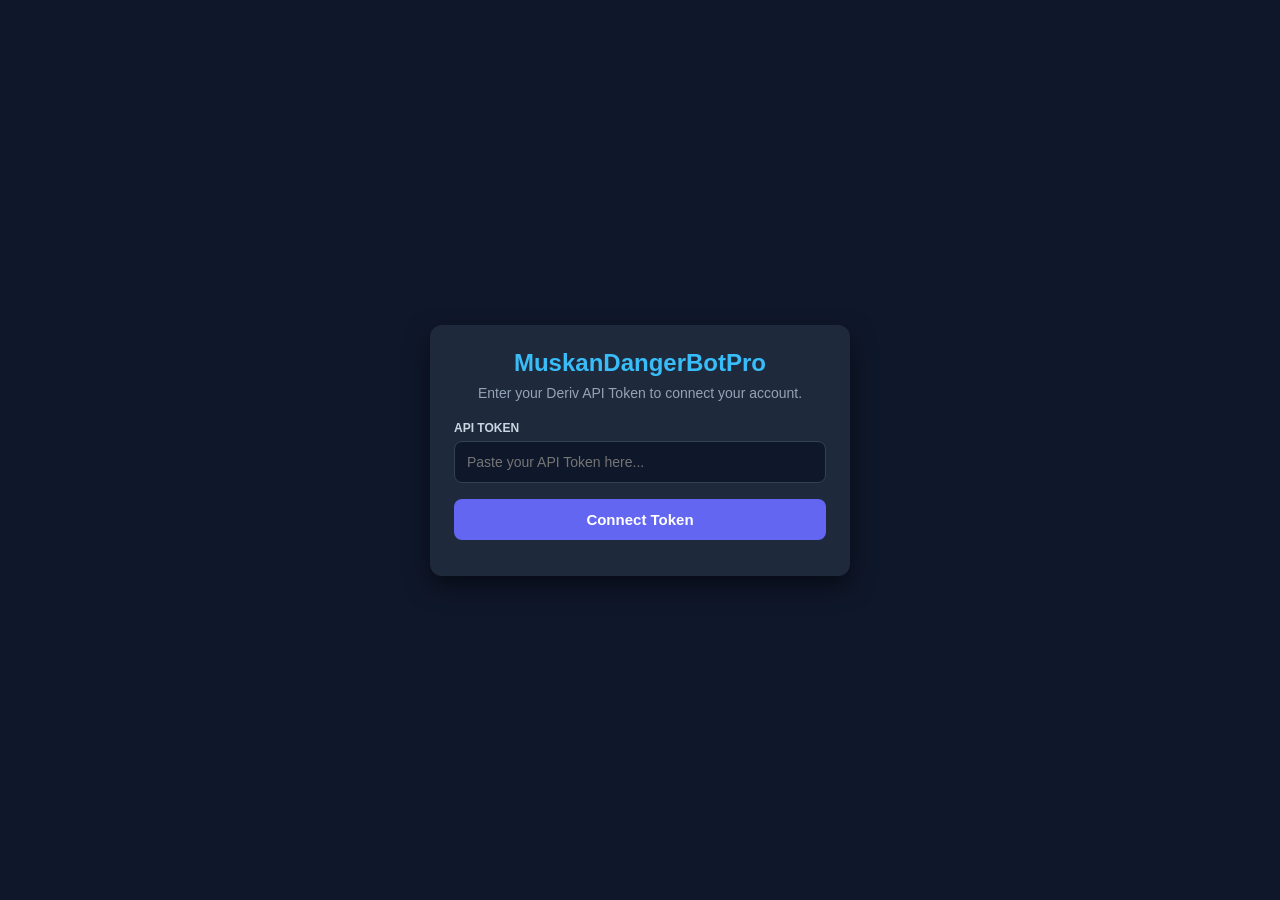
<file: Index.html>
<!DOCTYPE html>
<html lang="en">
<head>
  <meta charset="UTF-8">
  <meta name="viewport" content="width=device-width, initial-scale=1.0">
  <title>MuskanDangerBotPro - BinaryTools</title>
  <style>
    * { box-sizing: border-box; margin: 0; padding: 0; font-family: Arial, sans-serif; }
    body { background-color: #0f172a; color: #f8fafc; display: flex; justify-content: center; align-items: center; min-height: 100vh; padding: 20px; }
    .container { background: #1e293b; padding: 24px; border-radius: 12px; width: 100%; max-width: 420px; box-shadow: 0 10px 25px rgba(0,0,0,0.5); text-align: center; }
    h2 { margin-bottom: 8px; color: #38bdf8; }
    p { color: #94a3b8; font-size: 14px; margin-bottom: 20px; }
    .input-group { margin-bottom: 16px; text-align: left; }
    label { display: block; font-size: 12px; color: #cbd5e1; margin-bottom: 6px; font-weight: bold; }
    input { width: 100%; padding: 12px; border-radius: 8px; border: 1px solid #334155; background: #0f172a; color: #fff; font-size: 14px; outline: none; }
    input:focus { border-color: #38bdf8; }
    button { width: 100%; padding: 12px; border: none; border-radius: 8px; font-weight: bold; font-size: 15px; cursor: pointer; transition: 0.2s; }
    .btn-connect { background: #6366f1; color: white; margin-bottom: 12px; }
    .btn-connect:hover { background: #4f46e5; }
    .btn-logout { background: #ef4444; color: white; display: none; margin-top: 10px; }
    .status { margin-top: 16px; padding: 10px; border-radius: 6px; font-size: 13px; font-weight: bold; display: none; }
    .status.success { background: rgba(34, 197, 94, 0.2); color: #4ade80; border: 1px solid #22c55e; }
    .status.error { background: rgba(239, 68, 68, 0.2); color: #f87171; border: 1px solid #ef4444; }
    .status.info { background: rgba(56, 189, 248, 0.2); color: #38bdf8; border: 1px solid #38bdf8; }
    .user-info { margin-top: 15px; background: #0f172a; padding: 12px; border-radius: 8px; text-align: left; display: none; }
    .user-info p { margin-bottom: 4px; font-size: 13px; color: #cbd5e1; }
  </style>
</head>
<body>

  <div class="container">
    <h2>MuskanDangerBotPro</h2>
    <p>Enter your Deriv API Token to connect your account.</p>

    <div id="auth-box">
      <div class="input-group">
        <label for="api-token">API TOKEN</label>
        <input type="text" id="api-token" placeholder="Paste your API Token here...">
      </div>
      <button class="btn-connect" id="connect-btn">Connect Token</button>
    </div>

    <div class="status" id="status-msg"></div>

    <div class="user-info" id="user-info">
      <p><strong>Account ID:</strong> <span id="user-loginid">-</span></p>
      <p><strong>Balance:</strong> <span id="user-balance">-</span></p>
      <p><strong>Currency:</strong> <span id="user-currency">-</span></p>
      <button class="btn-logout" id="logout-btn">Disconnect Account</button>
    </div>
  </div>

  <script>
    // App ID configured for Personal Access Tokens (PAT)
    const APP_ID = 61048; 
    const WS_URL = `wss://ws.derivws.com/websockets/v3?app_id=${APP_ID}`;
    
    let ws = null;

    const tokenInput = document.getElementById('api-token');
    const connectBtn = document.getElementById('connect-btn');
    const statusMsg = document.getElementById('status-msg');
    const authBox = document.getElementById('auth-box');
    const userInfo = document.getElementById('user-info');
    const userLoginid = document.getElementById('user-loginid');
    const userBalance = document.getElementById('user-balance');
    const userCurrency = document.getElementById('user-currency');
    const logoutBtn = document.getElementById('logout-btn');

    function showStatus(msg, type) {
      statusMsg.textContent = msg;
      statusMsg.className = `status ${type}`;
      statusMsg.style.display = 'block';
    }

    function initConnection(token) {
      showStatus('Connecting to Deriv Server...', 'info');

      if (ws) {
        ws.close();
      }

      ws = new WebSocket(WS_URL);

      ws.onopen = () => {
        showStatus('Authenticating Token...', 'info');
        ws.send(JSON.stringify({ authorize: token }));
      };

      ws.onmessage = (event) => {
        const data = JSON.parse(event.data);

        if (data.error) {
          showStatus(`Error: ${data.error.message}`, 'error');
          localStorage.removeItem('deriv_token');
          return;
        }

        if (data.msg_type === 'authorize') {
          showStatus('Successfully Connected!', 'success');
          localStorage.setItem('deriv_token', token);
          
          authBox.style.display = 'none';
          userInfo.style.display = 'block';

          userLoginid.textContent = data.authorize.loginid;
          userBalance.textContent = `${data.authorize.balance} ${data.authorize.currency}`;
          userCurrency.textContent = data.authorize.currency;

          // Request live balance updates
          ws.send(JSON.stringify({ balance: 1, subscribe: 1 }));
        }

        if (data.msg_type === 'balance') {
          if (data.balance) {
            userBalance.textContent = `${data.balance.balance} ${data.balance.currency}`;
          }
        }
      };

      ws.onerror = (err) => {
        showStatus('WebSocket Connection Error. Check Network or Token.', 'error');
      };

      ws.onclose = () => {
        console.log('WebSocket Connection Closed');
      };
    }

    connectBtn.addEventListener('click', () => {
      const token = tokenInput.value.trim();
      if (!token) {
        showStatus('Please enter a valid API Token!', 'error');
        return;
      }
      initConnection(token);
    });

    logoutBtn.addEventListener('click', () => {
      localStorage.removeItem('deriv_token');
      if (ws) ws.close();
      authBox.style.display = 'block';
      userInfo.style.display = 'none';
      statusMsg.style.display = 'none';
      tokenInput.value = '';
    });

    // Auto connect on load if token saved
    window.addEventListener('load', () => {
      const savedToken = localStorage.getItem('deriv_token');
      if (savedToken) {
        tokenInput.value = savedToken;
        initConnection(savedToken);
      }
    });
  </script>

</body>
</html>
</file>
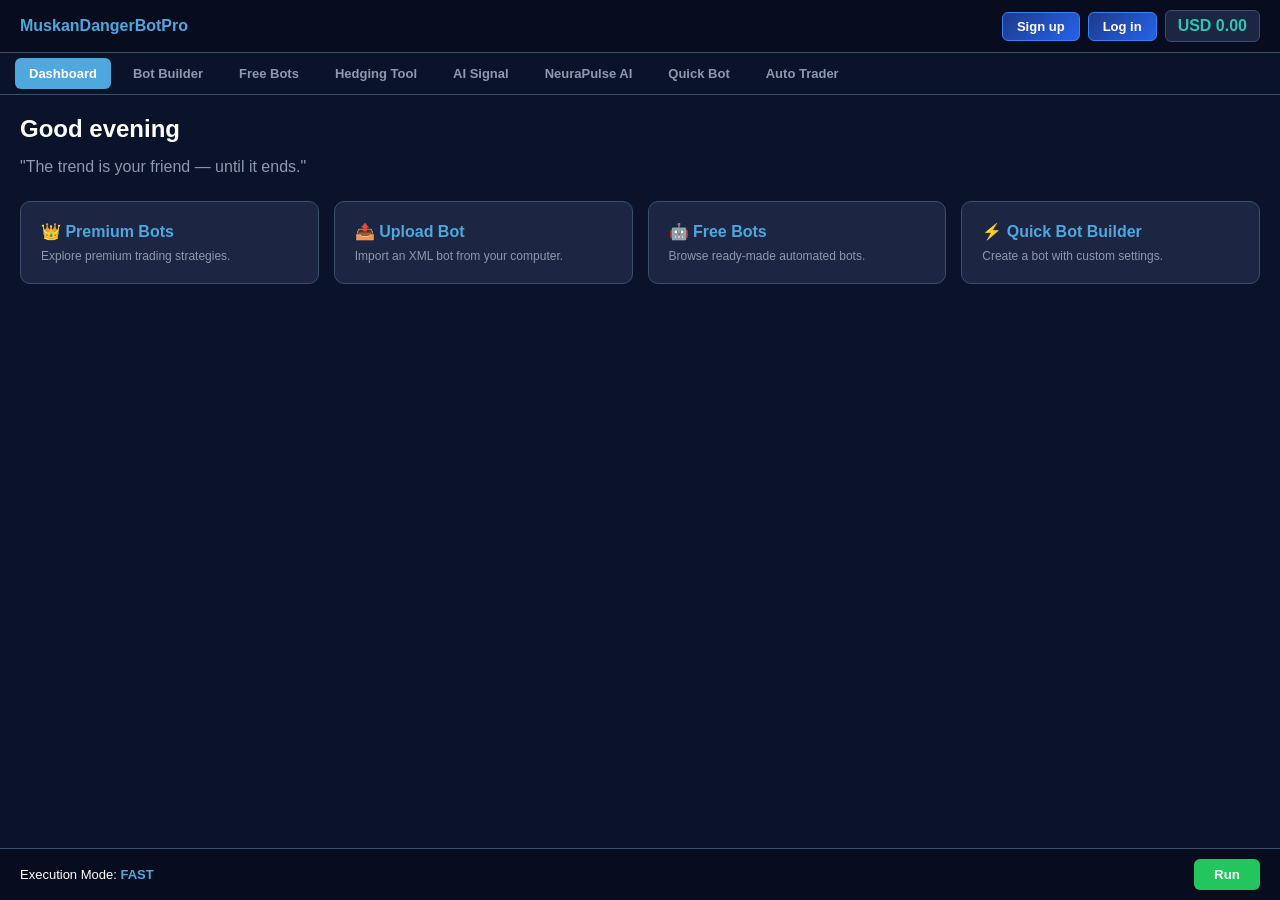
<file: index.html>
<!DOCTYPE html>
<html lang="en">
<head>
  <meta charset="UTF-8">
  <meta name="viewport" content="width=device-width, initial-scale=1.0">
  <title>MuskanDangerBotPro - Trading Workspace</title>
  <!-- Dynamic PWA Manifest for Single File -->
  <link rel="manifest" id="dynamic-manifest">
  <style>
    :root {
      --bg-color: #0b132b;
      --panel-bg: #1c2541;
      --border-color: #3a506b;
      --accent-color: #4ea8de;
      --text-main: #ffffff;
      --text-muted: #8d99ae;
      --success: #2ec4b6;
    }
    * { box-sizing: border-box; margin: 0; padding: 0; font-family: 'Segoe UI', Tahoma, Geneva, Verdana, sans-serif; }
    body { background-color: var(--bg-color); color: var(--text-main); min-height: 100vh; display: flex; flex-direction: column; }
    
    header { background: #080c1f; border-bottom: 1px solid var(--border-color); display: flex; align-items: center; justify-content: space-between; padding: 10px 20px; flex-wrap: wrap; gap: 10px; }
    .top-actions { display: flex; align-items: center; gap: 8px; }
    .header-btn { background: linear-gradient(135deg, #1e3a8a, #2563eb); border: 1px solid #3b82f6; color: #fff; padding: 6px 14px; font-size: 13px; font-weight: 600; border-radius: 6px; cursor: pointer; transition: 0.2s; }
    .header-btn:hover { opacity: 0.9; }
    #install-btn { background: linear-gradient(135deg, #059669, #10b981); border-color: #34d399; display: none; }

    .nav-container { background: #0b132b; border-bottom: 1px solid var(--border-color); display: flex; overflow-x: auto; white-space: nowrap; padding: 5px 15px; gap: 8px; }
    .tab-btn { background: transparent; border: none; color: var(--text-muted); padding: 8px 14px; font-size: 13px; font-weight: 600; cursor: pointer; border-radius: 6px; transition: 0.2s; }
    .tab-btn:hover, .tab-btn.active { background: var(--accent-color); color: #fff; }
    
    .balance-box { background: var(--panel-bg); padding: 6px 12px; border-radius: 6px; border: 1px solid var(--border-color); font-weight: bold; color: var(--success); }

    .main-content { flex: 1; padding: 20px; overflow-y: auto; }
    .section-view { display: none; }
    .section-view.active { display: block; }

    .grid-4 { display: grid; grid-template-columns: repeat(auto-fit, minmax(220px, 1fr)); gap: 15px; margin-bottom: 20px; }
    .card { background: var(--panel-bg); border: 1px solid var(--border-color); border-radius: 10px; padding: 20px; cursor: pointer; transition: 0.2s; }
    .card:hover { border-color: var(--accent-color); transform: translateY(-2px); }
    .card h3 { font-size: 16px; margin-bottom: 8px; color: var(--accent-color); }
    .card p { font-size: 12px; color: var(--text-muted); }

    /* Modal Popup */
    .modal-overlay { display: none; position: fixed; top: 0; left: 0; width: 100%; height: 100%; background: rgba(0,0,0,0.7); justify-content: center; align-items: center; z-index: 1000; }
    .modal-box { max-width: 400px; width: 90%; background: var(--panel-bg); padding: 25px; border-radius: 12px; border: 1px solid var(--border-color); text-align: center; position: relative; }
    .modal-box input { width: 100%; padding: 12px; margin: 15px 0; background: var(--bg-color); border: 1px solid var(--border-color); color: #fff; border-radius: 6px; outline: none; }
    .modal-box button { width: 100%; padding: 12px; background: var(--accent-color); border: none; color: #fff; font-weight: bold; border-radius: 6px; cursor: pointer; }
    .close-modal { position: absolute; top: 10px; right: 15px; background: none; border: none; color: var(--text-muted); font-size: 18px; cursor: pointer; }

    footer { background: #080c1f; border-top: 1px solid var(--border-color); padding: 10px 20px; display: flex; justify-content: space-between; align-items: center; font-size: 13px; }
    .run-btn { background: #22c55e; color: #fff; border: none; padding: 8px 20px; font-weight: bold; border-radius: 6px; cursor: pointer; }
  </style>
</head>
<body>

  <header>
    <div style="font-weight: bold; font-size: 16px; color: var(--accent-color);">MuskanDangerBotPro</div>
    <div class="top-actions">
      <button class="header-btn" id="install-btn" onclick="installApp()">📲 Install App</button>
      <button class="header-btn" id="signup-btn" onclick="openLoginModal()">Sign up</button>
      <button class="header-btn" id="login-btn" onclick="openLoginModal()">Log in</button>
      <div class="balance-box" id="user-balance-display">USD 0.00</div>
    </div>
  </header>

  <div class="nav-container">
    <button class="tab-btn active" onclick="switchTab('dashboard', event)">Dashboard</button>
    <button class="tab-btn" onclick="switchTab('bot-builder', event)">Bot Builder</button>
    <button class="tab-btn" onclick="switchTab('free-bots', event)">Free Bots</button>
    <button class="tab-btn" onclick="switchTab('hedging', event)">Hedging Tool</button>
    <button class="tab-btn" onclick="switchTab('ai-signal', event)">AI Signal</button>
    <button class="tab-btn" onclick="switchTab('neurapulse', event)">NeuraPulse AI</button>
    <button class="tab-btn" onclick="switchTab('quick-bot', event)">Quick Bot</button>
    <button class="tab-btn" onclick="switchTab('auto-trader', event)">Auto Trader</button>
  </div>

  <!-- Login Modal -->
  <div class="modal-overlay" id="loginModal">
    <div class="modal-box">
      <button class="close-modal" onclick="closeLoginModal()">×</button>
      <h2>MuskanDangerBot Access</h2>
      <p style="color:var(--text-muted); font-size:12px; margin-top:5px;">Enter your Deriv API Token to sign up / log in</p>
      <input type="password" id="api-token-input" placeholder="Paste your API token here...">
      <button onclick="connectDeriv()">Connect & Authorize</button>
    </div>
  </div>

  <div class="main-content">
    <div id="dashboard" class="section-view active">
      <h2 style="margin-bottom: 15px;">Good evening</h2>
      <p style="color: var(--text-muted); margin-bottom: 25px;">"The trend is your friend — until it ends."</p>
      
      <div class="grid-4">
        <div class="card" onclick="switchTab('free-bots', event)">
          <h3>👑 Premium Bots</h3>
          <p>Explore premium trading strategies.</p>
        </div>
        <div class="card" onclick="switchTab('bot-builder', event)">
          <h3>📤 Upload Bot</h3>
          <p>Import an XML bot from your computer.</p>
        </div>
        <div class="card" onclick="switchTab('free-bots', event)">
          <h3>🤖 Free Bots</h3>
          <p>Browse ready-made automated bots.</p>
        </div>
        <div class="card" onclick="switchTab('quick-bot', event)">
          <h3>⚡ Quick Bot Builder</h3>
          <p>Create a bot with custom settings.</p>
        </div>
      </div>
    </div>

    <div id="bot-builder" class="section-view">
      <h2>Bot Builder Workspace</h2>
      <p style="color:var(--text-muted); margin-top:10px;">Configure trade parameters and purchase conditions visually.</p>
    </div>
    <div id="free-bots" class="section-view">
      <h2>Free & Smart Bots Library</h2>
      <div class="grid-4" style="margin-top:20px;">
        <div class="card"><h3>Binary Matrix AI</h3><p>Advanced automated digit trading bot.</p></div>
        <div class="card"><h3>Digit Pro V1</h3><p>Smart recovery system for digits.</p></div>
        <div class="card"><h3>Entry Scanner Bot</h3><p>Scans entry ticks with precision confirmation.</p></div>
        <div class="card"><h3>Over/Under Virtual Hook</h3><p>Automate your trades with efficient hooks.</p></div>
      </div>
    </div>
    <div id="hedging" class="section-view">
      <h2>Hedging Tool</h2>
      <p style="color:var(--text-muted); margin-top:10px;">Manage multi-market risk automatically.</p>
    </div>
    <div id="ai-signal" class="section-view">
      <h2>AI Signal Scanner</h2>
      <p style="color:var(--text-muted); margin-top:10px;">Live market synchronization for digits and trends.</p>
    </div>
    <div id="neurapulse" class="section-view">
      <h2>NeuraPulse AI Matrix</h2>
      <p style="color:var(--text-muted); margin-top:10px;">Next-gen neural network automated parameters.</p>
    </div>
    <div id="quick-bot" class="section-view">
      <h2>Quick Bot Parameters</h2>
      <p style="color:var(--text-muted); margin-top:10px;">Fast stake, Martingale, and stop-loss configuration.</p>
    </div>
    <div id="auto-trader" class="section-view">
      <h2>Auto Trader Cards</h2>
      <p style="color:var(--text-muted); margin-top:10px;">Run multi-card strategies simultaneously.</p>
    </div>
  </div>

  <footer>
    <div>Execution Mode: <span style="color:var(--accent-color); font-weight:bold;">FAST</span></div>
    <button class="run-btn" id="run-status-btn">Run</button>
  </footer>

  <script>
    // Generate PWA manifest dynamically so no separate file is needed
    const manifestData = {
      "name": "MuskanDangerBotPro",
      "short_name": "DangerBot",
      "start_url": window.location.href.split('?')[0],
      "display": "standalone",
      "background_color": "#0b132b",
      "theme_color": "#0b132b",
      "icons": [
        {
          "src": "https://img.icons8.com/color/192/bot.png",
          "sizes": "192x192",
          "type": "image/png"
        }
      ]
    };
    const blob = new Blob([JSON.stringify(manifestData)], {type: 'application/json'});
    document.getElementById('dynamic-manifest').href = URL.createObjectURL(blob);

    let deferredPrompt;
    window.addEventListener('beforeinstallprompt', (e) => {
      e.preventDefault();
      deferredPrompt = e;
      document.getElementById('install-btn').style.display = 'inline-block';
    });

    function installApp() {
      if (deferredPrompt) {
        deferredPrompt.prompt();
        deferredPrompt.userChoice.then((choiceResult) => {
          if (choiceResult.outcome === 'accepted') {
            document.getElementById('install-btn').style.display = 'none';
          }
          deferredPrompt = null;
        });
      }
    }

    function switchTab(tabId, evt) {
      document.querySelectorAll('.section-view').forEach(el => el.classList.remove('active'));
      document.querySelectorAll('.tab-btn').forEach(el => el.classList.remove('active'));
      
      document.getElementById(tabId).classList.add('active');
      if(evt && evt.currentTarget) {
        evt.currentTarget.classList.add('active');
      }
    }

    function openLoginModal() {
      document.getElementById('loginModal').style.display = 'flex';
    }

    function closeLoginModal() {
      document.getElementById('loginModal').style.display = 'none';
    }

    function connectDeriv() {
      const token = document.getElementById('api-token-input').value.trim();
      if (!token) {
        alert('Please enter a valid API token');
        return;
      }

      const wsUrl = 'wss://ws.derivws.com/websockets/v3?app_id=1089';
      let ws;

      try {
        ws = new WebSocket(wsUrl);
      } catch (err) {
        alert('Failed to initialize WebSocket connection.');
        return;
      }
      
      ws.onopen = () => {
        ws.send(JSON.stringify({ authorize: token }));
      };

      ws.onmessage = (event) => {
        try {
          const data = JSON.parse(event.data);
          if (data.msg_type === 'authorize') {
            localStorage.setItem('deriv_token', token);
            closeLoginModal();
            document.getElementById('login-btn').textContent = 'Connected';
            document.getElementById('login-btn').style.background = '#22c55e';
            document.getElementById('signup-btn').style.display = 'none';
            document.getElementById('user-balance-display').textContent = `${data.authorize.currency} ${data.authorize.balance}`;
            ws.send(JSON.stringify({ balance: 1, subscribe: 1 }));
            alert('Successfully Connected!');
          } else if (data.msg_type === 'balance') {
            document.getElementById('user-balance-display').textContent = `${data.balance.currency} ${data.balance.balance}`;
          } else if (data.error) {
            alert('Deriv Error: ' + data.error.message);
          }
        } catch (e) {
          console.error(e);
        }
      };

      ws.onerror = (error) => {
        console.error('WebSocket Error:', error);
        alert('Connection error with Deriv API. Please check your internet connection or try refreshing the page.');
      };
    }

    window.onload = function() {
      const savedToken = localStorage.getItem('deriv_token');
      if (savedToken) {
        document.getElementById('api-token-input').value = savedToken;
        setTimeout(connectDer_iv = () => connectDeriv(), 500);
      }
    };
  </script>
</body>
</html>
</file>
